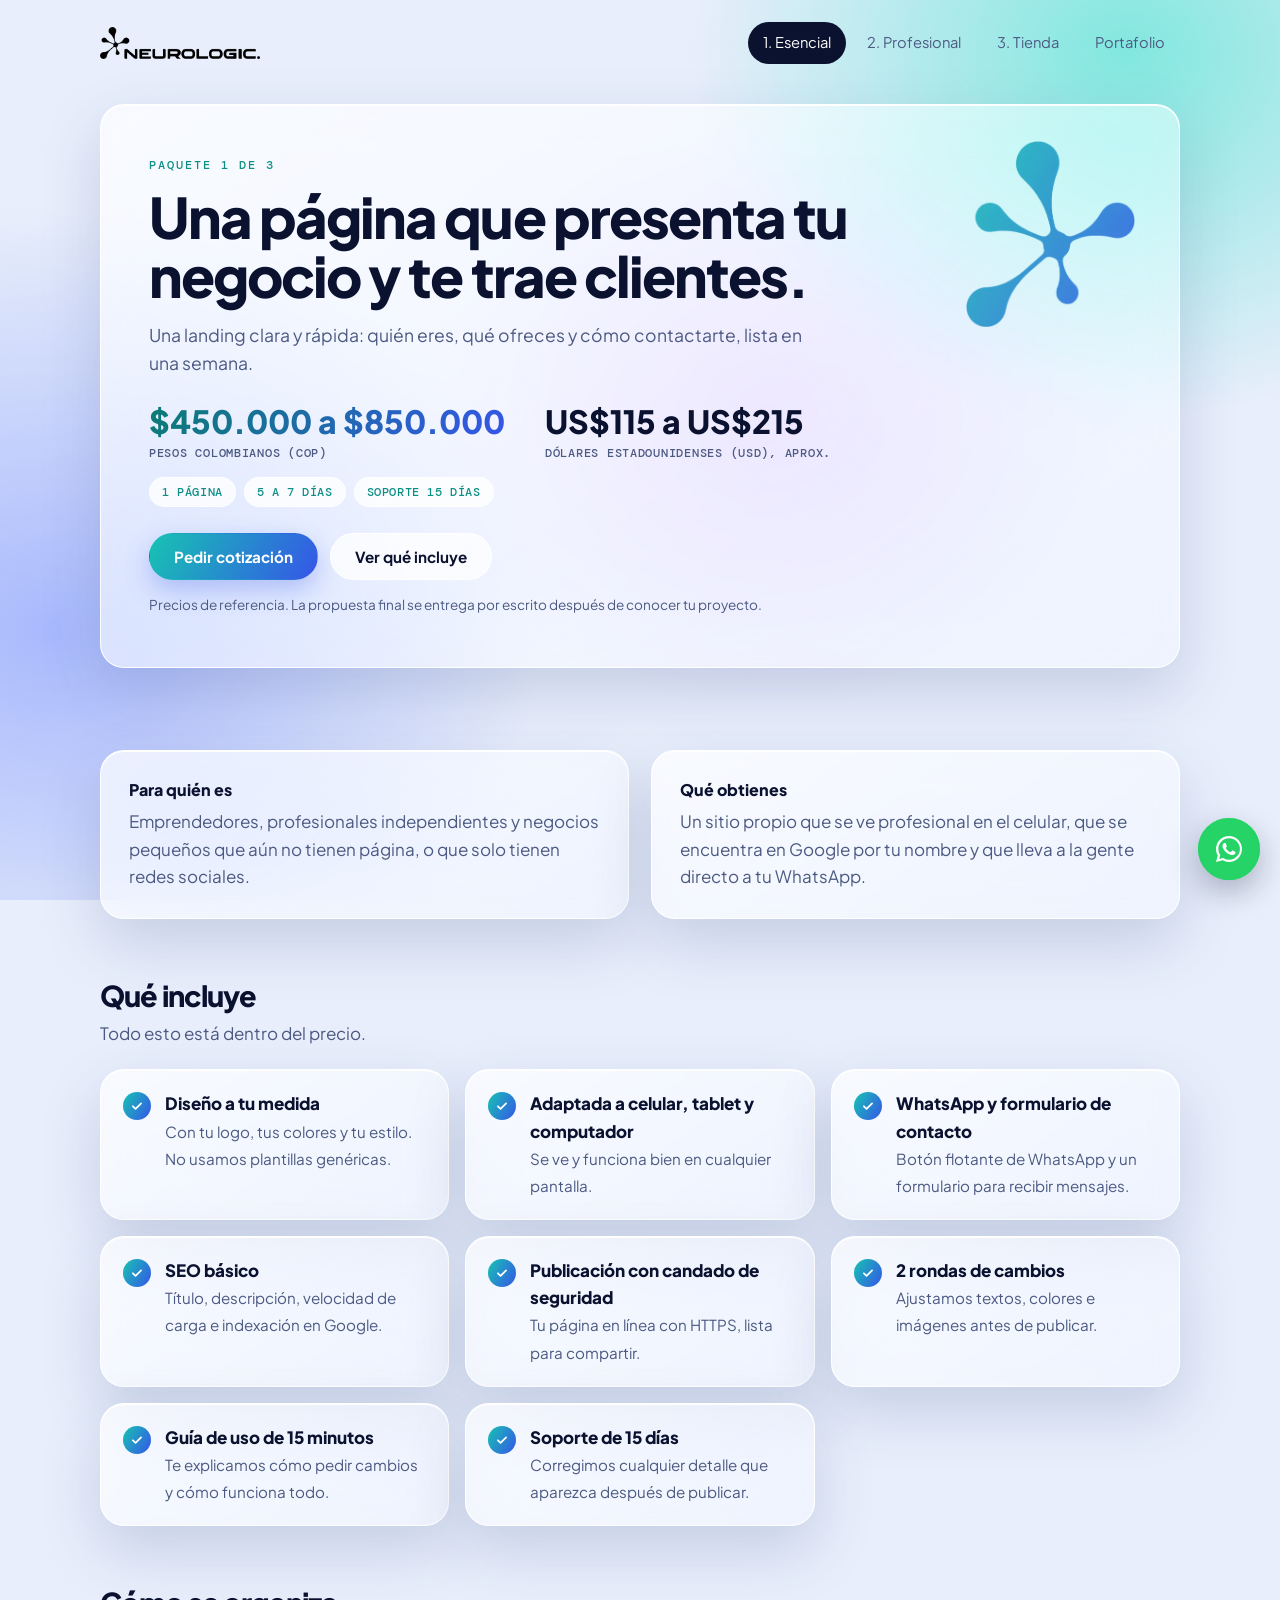
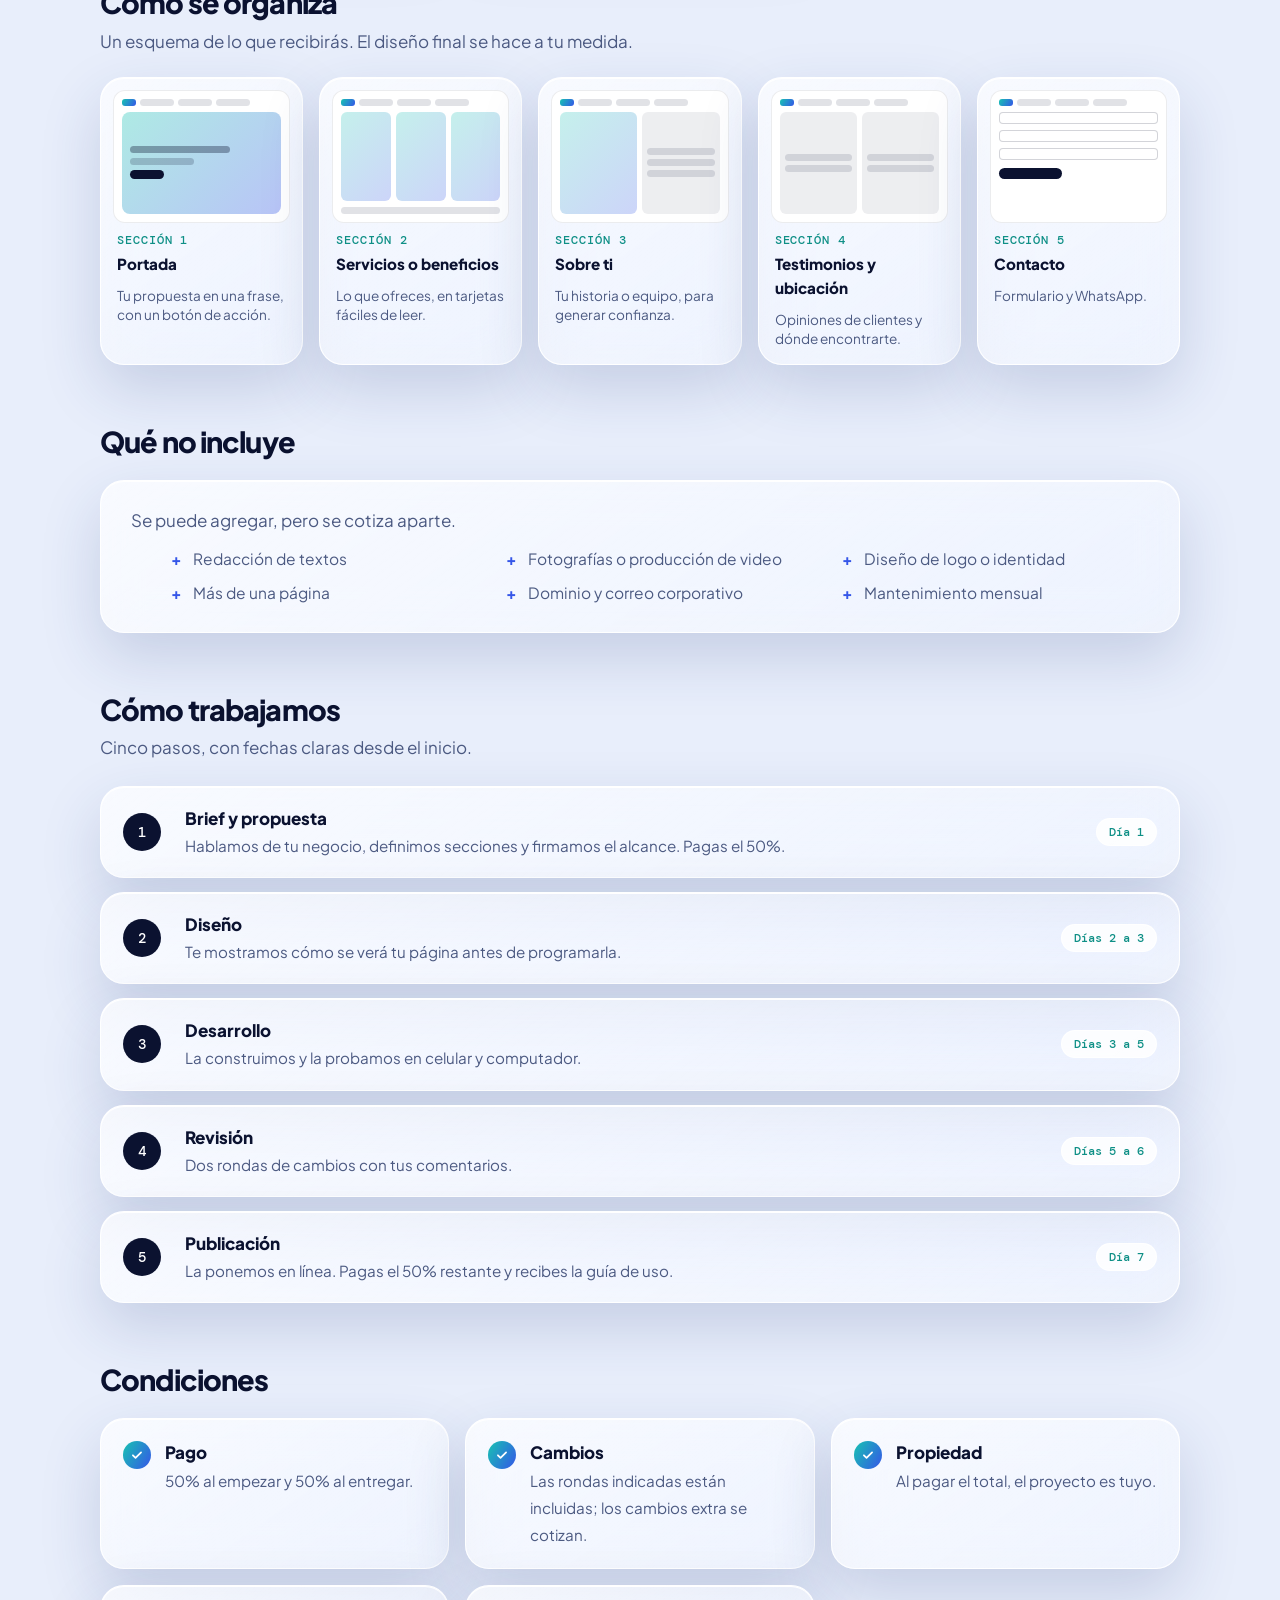
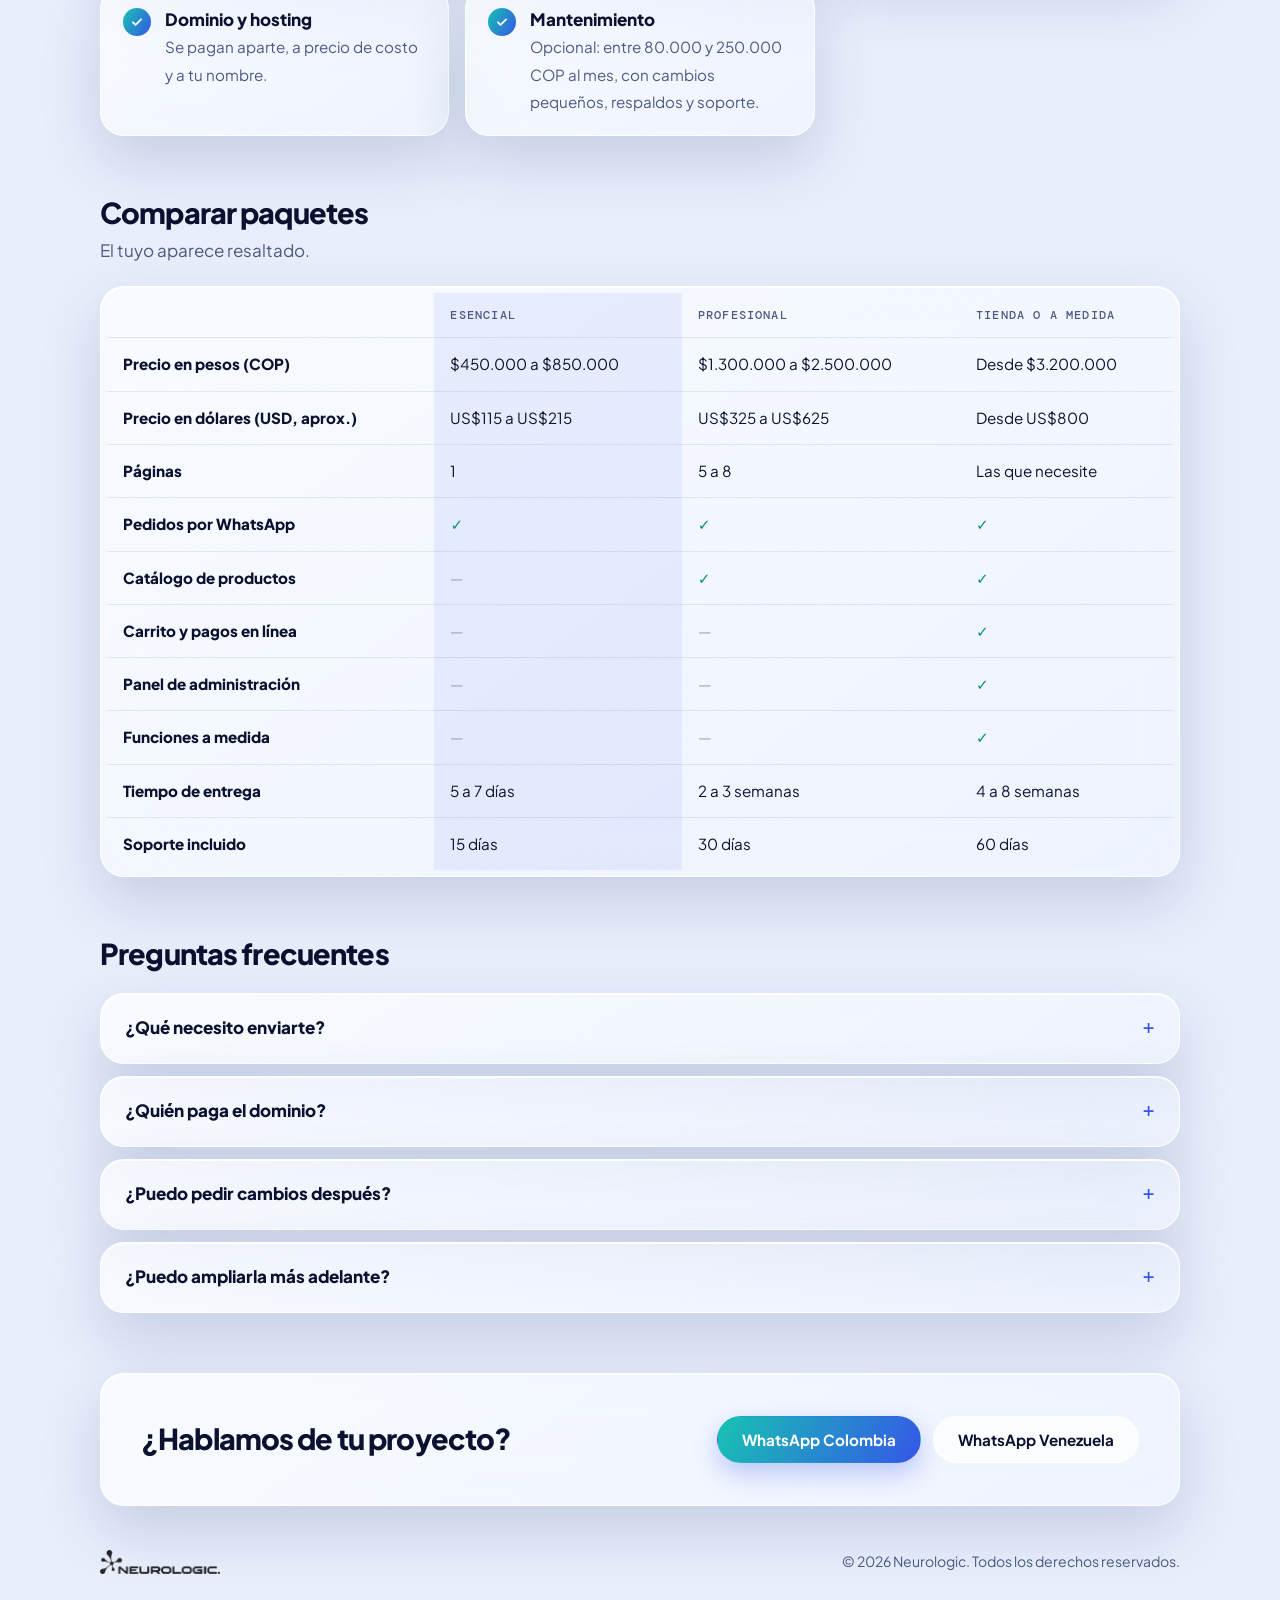
<file: paquetes/esencial.html>
﻿<!doctype html>
<html lang="es">
<head>
<meta charset="utf-8">
<meta name="viewport" content="width=device-width, initial-scale=1">
<title>Paquete · Neurologic</title>
<meta name="description" content="Qué incluye, cuánto cuesta y cómo trabajamos en el paquete de Neurologic.">
<meta name="theme-color" content="#E8EEFB">
<link rel="icon" type="image/png" href="../assets/favicon.png">
<link rel="preconnect" href="https://fonts.googleapis.com">
<link rel="preconnect" href="https://fonts.gstatic.com" crossorigin>
<link rel="stylesheet" href="https://fonts.googleapis.com/css2?family=Plus+Jakarta+Sans:wght@400;500;600;800&family=DM+Mono:wght@400;500&display=swap">
<link rel="stylesheet" href="pkg.css">
</head>
<body>
<div class="wrap" id="app"></div>
<script src="pkg.js"></script>
<script>render("esencial");window.WA_MSG="Hola Neurologic, me interesa el paquete "+PACKAGES["esencial"].name+".";</script>
<script src="../wa.js"></script>
</body>
</html>
</file>
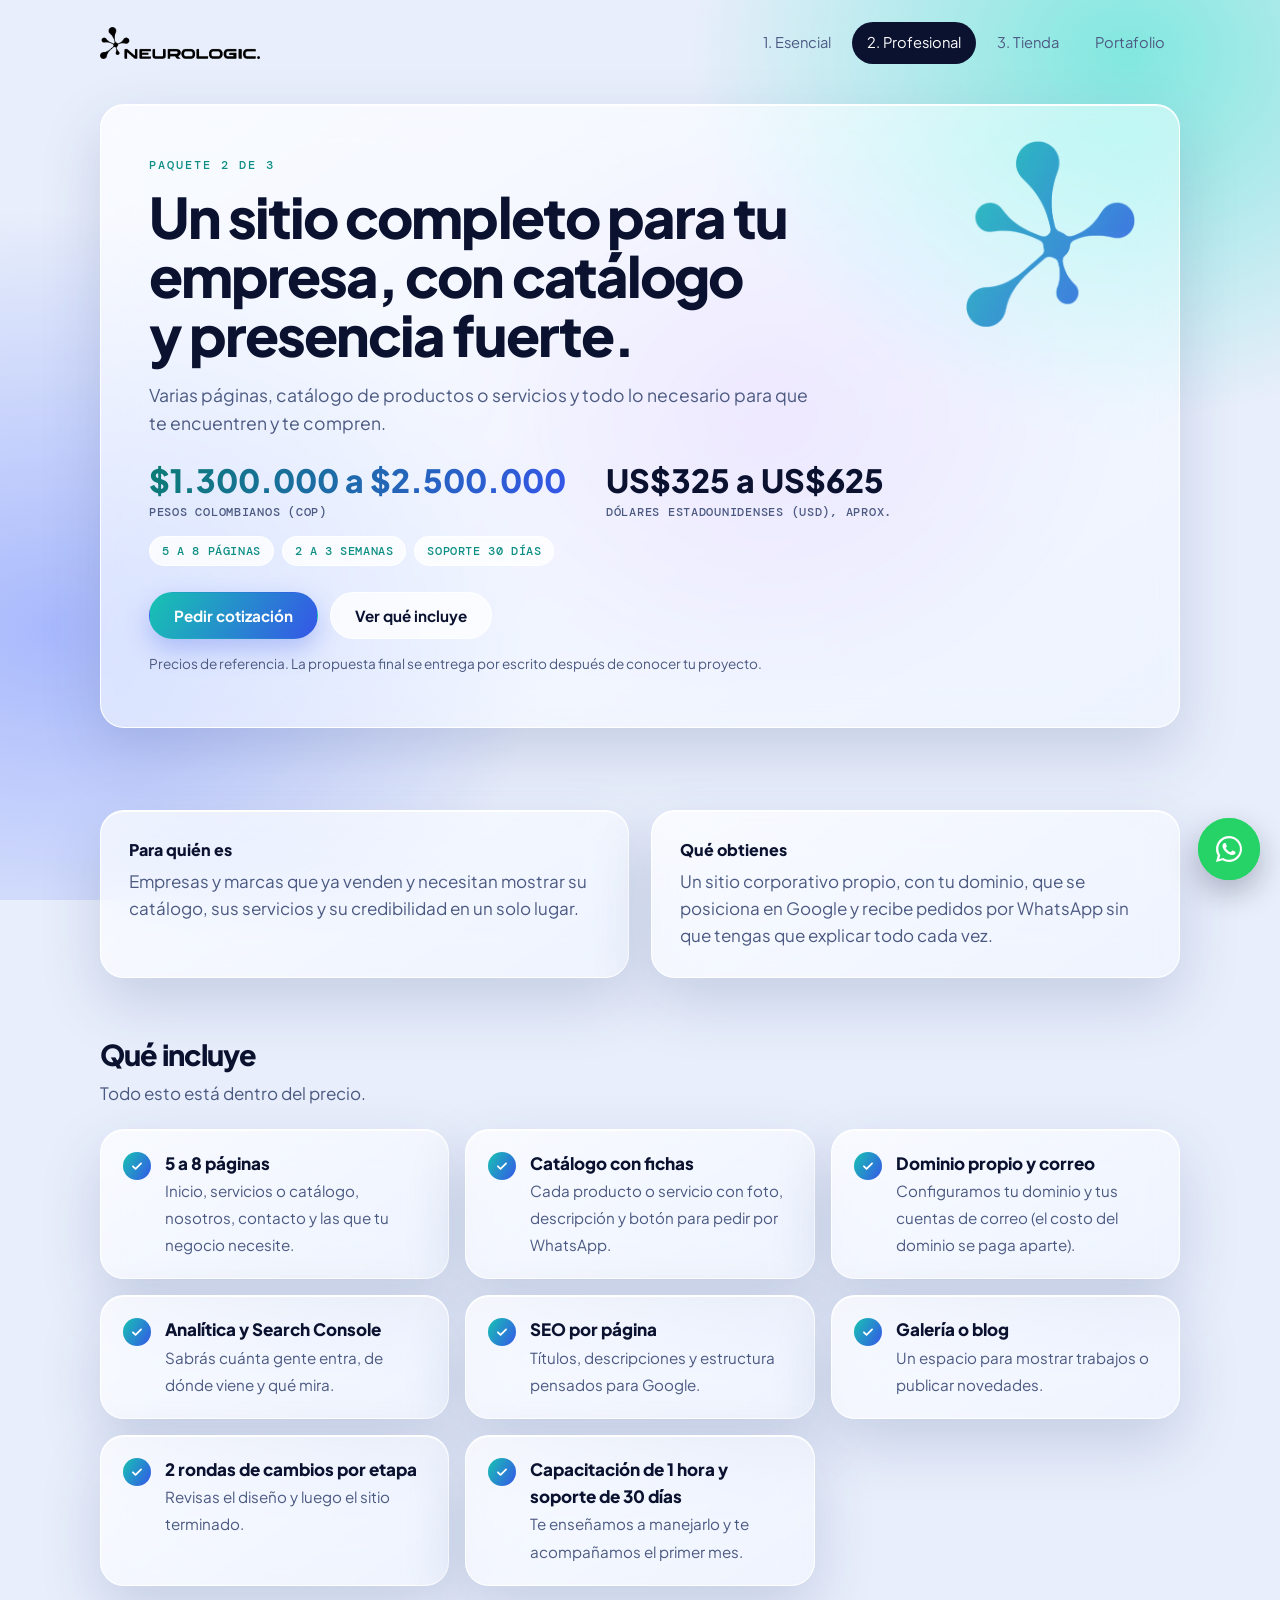
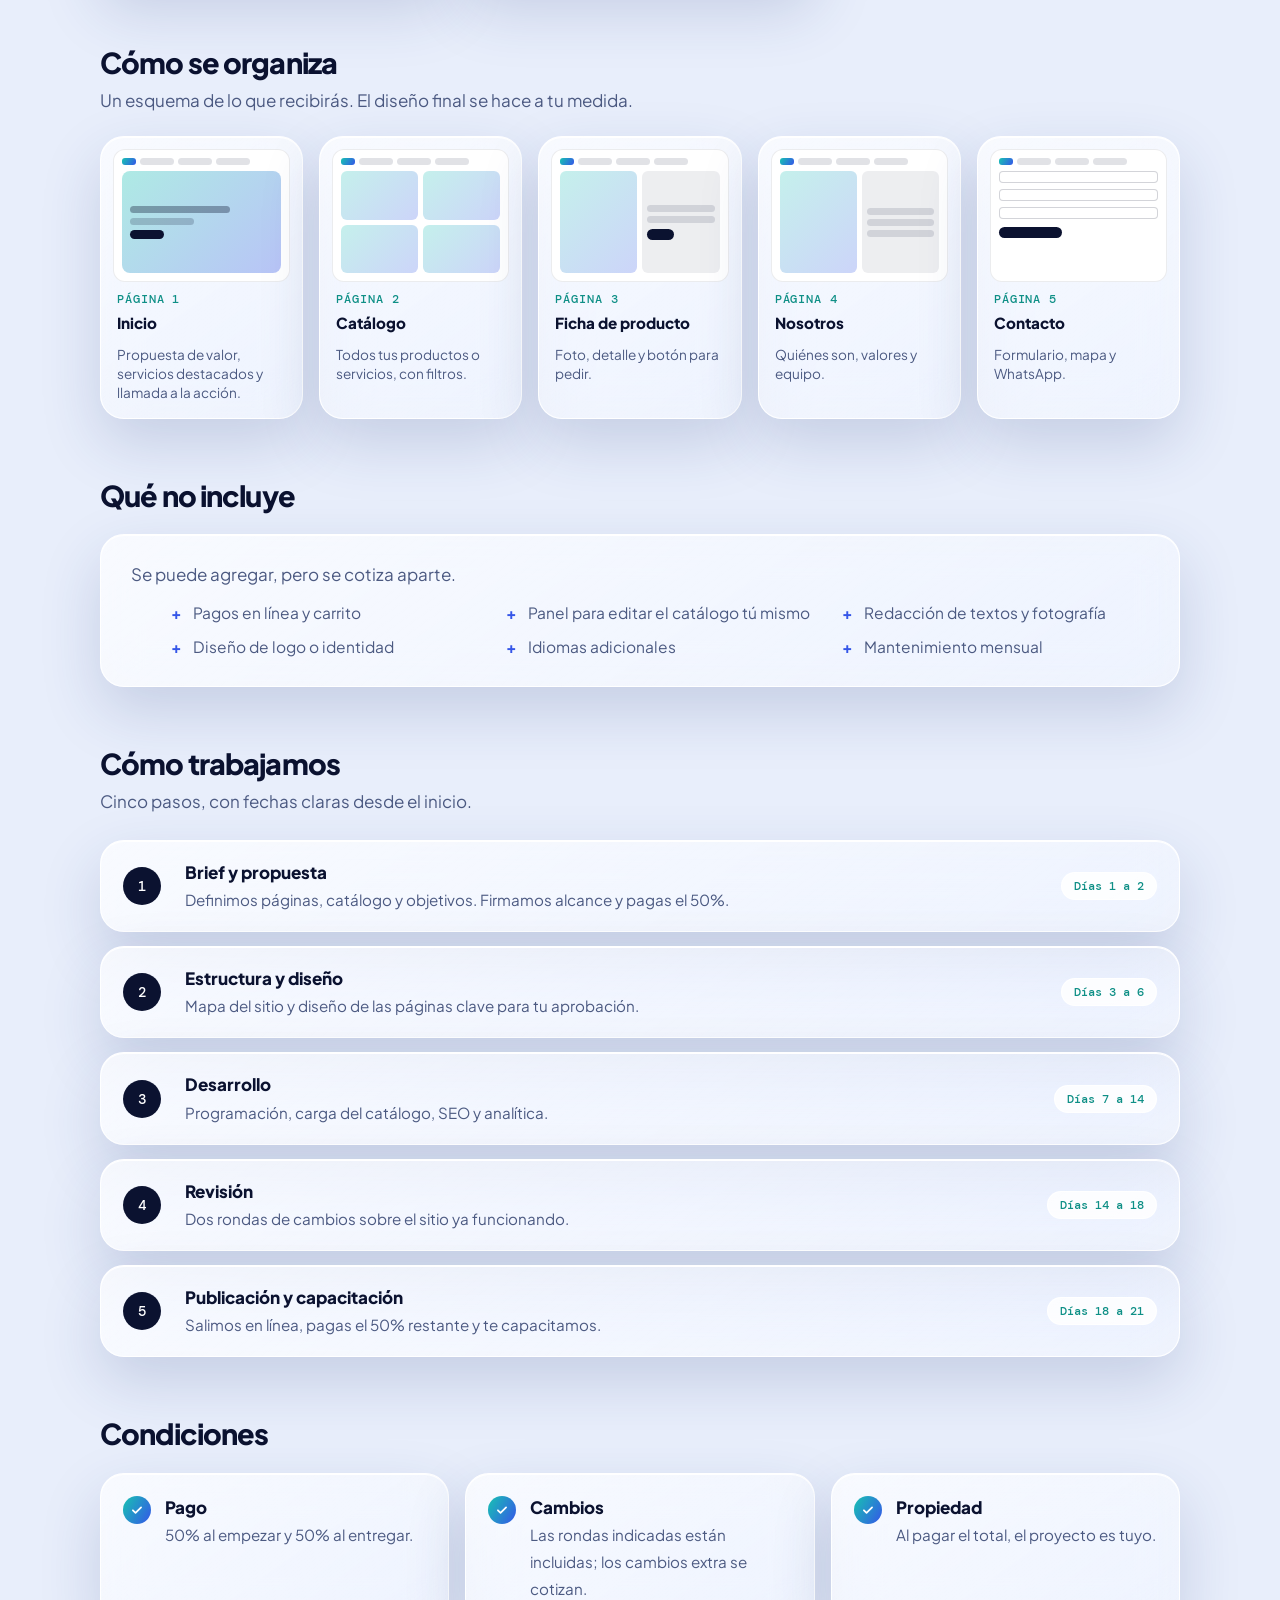
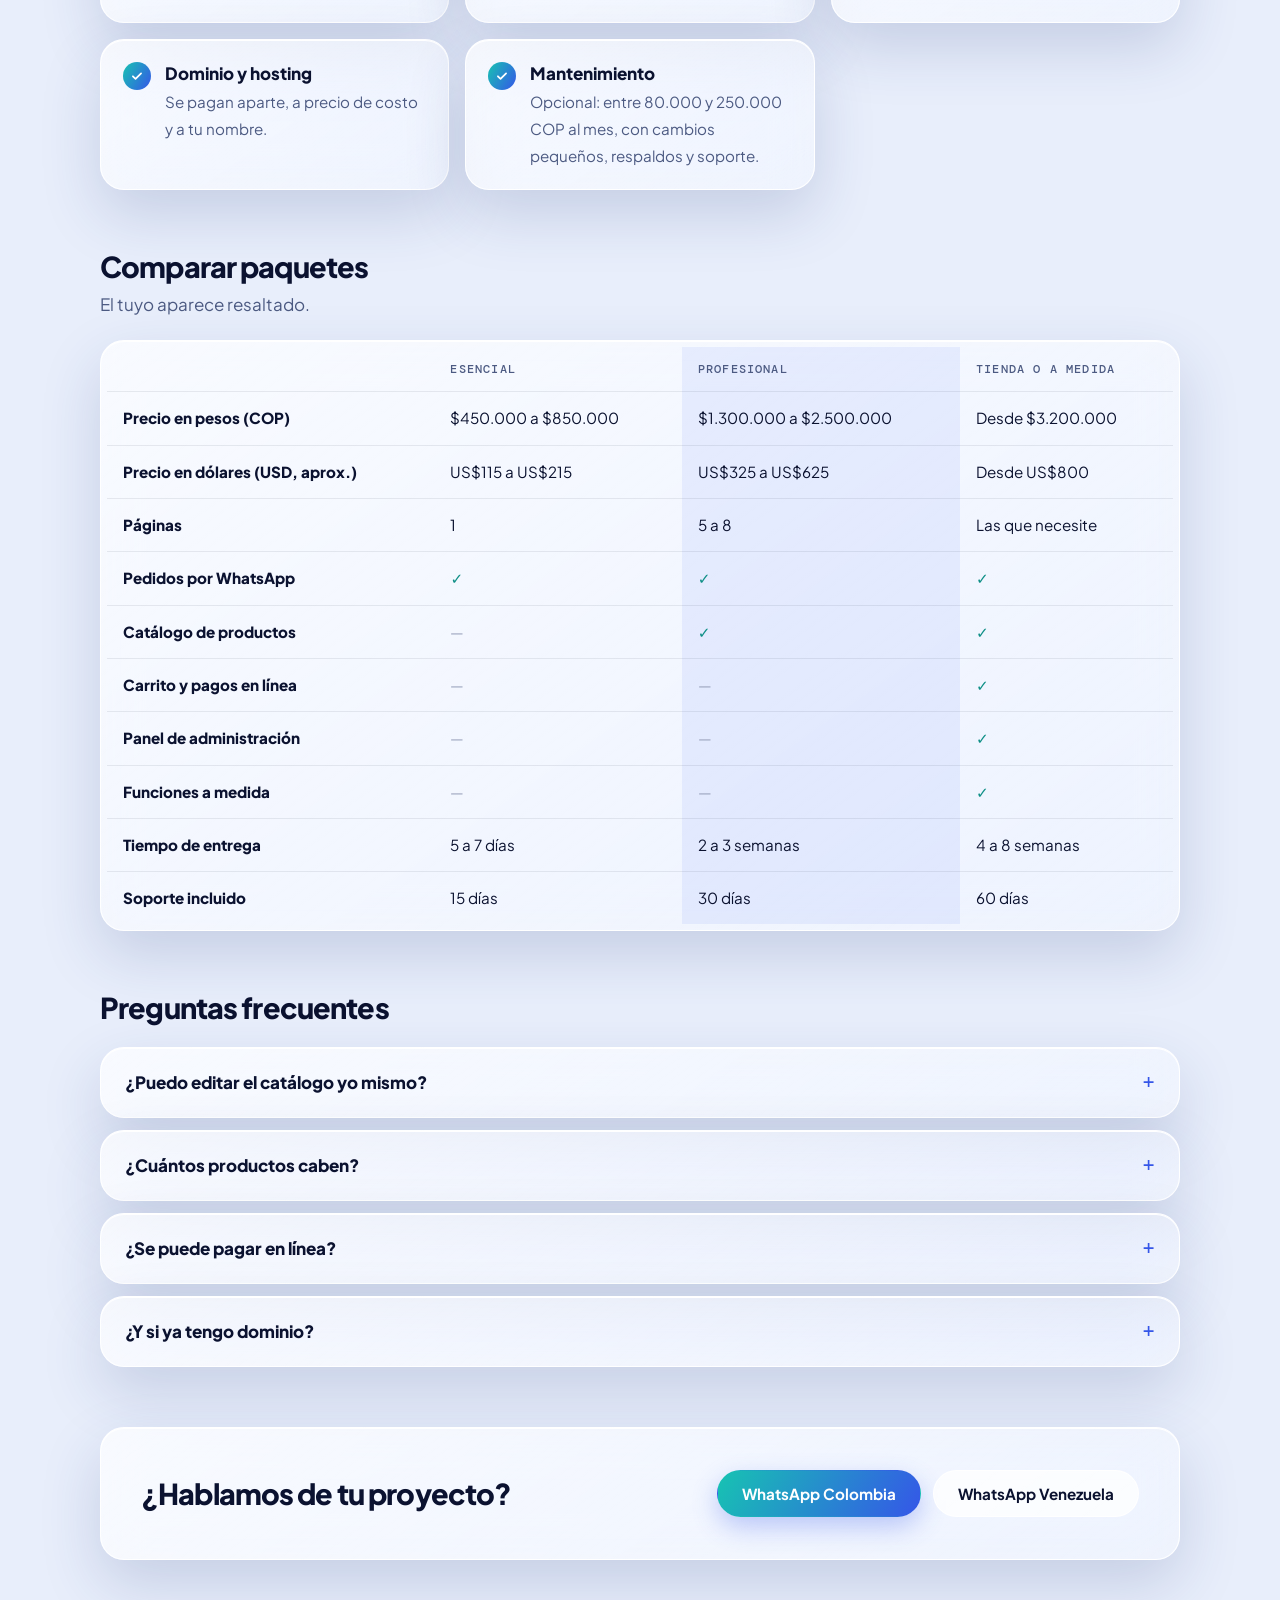
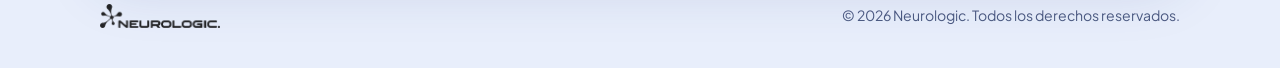
<file: paquetes/profesional.html>
﻿<!doctype html>
<html lang="es">
<head>
<meta charset="utf-8">
<meta name="viewport" content="width=device-width, initial-scale=1">
<title>Paquete · Neurologic</title>
<meta name="description" content="Qué incluye, cuánto cuesta y cómo trabajamos en el paquete de Neurologic.">
<meta name="theme-color" content="#E8EEFB">
<link rel="icon" type="image/png" href="../assets/favicon.png">
<link rel="preconnect" href="https://fonts.googleapis.com">
<link rel="preconnect" href="https://fonts.gstatic.com" crossorigin>
<link rel="stylesheet" href="https://fonts.googleapis.com/css2?family=Plus+Jakarta+Sans:wght@400;500;600;800&family=DM+Mono:wght@400;500&display=swap">
<link rel="stylesheet" href="pkg.css">
</head>
<body>
<div class="wrap" id="app"></div>
<script src="pkg.js"></script>
<script>render("profesional");window.WA_MSG="Hola Neurologic, me interesa el paquete "+PACKAGES["profesional"].name+".";</script>
<script src="../wa.js"></script>
</body>
</html>
</file>
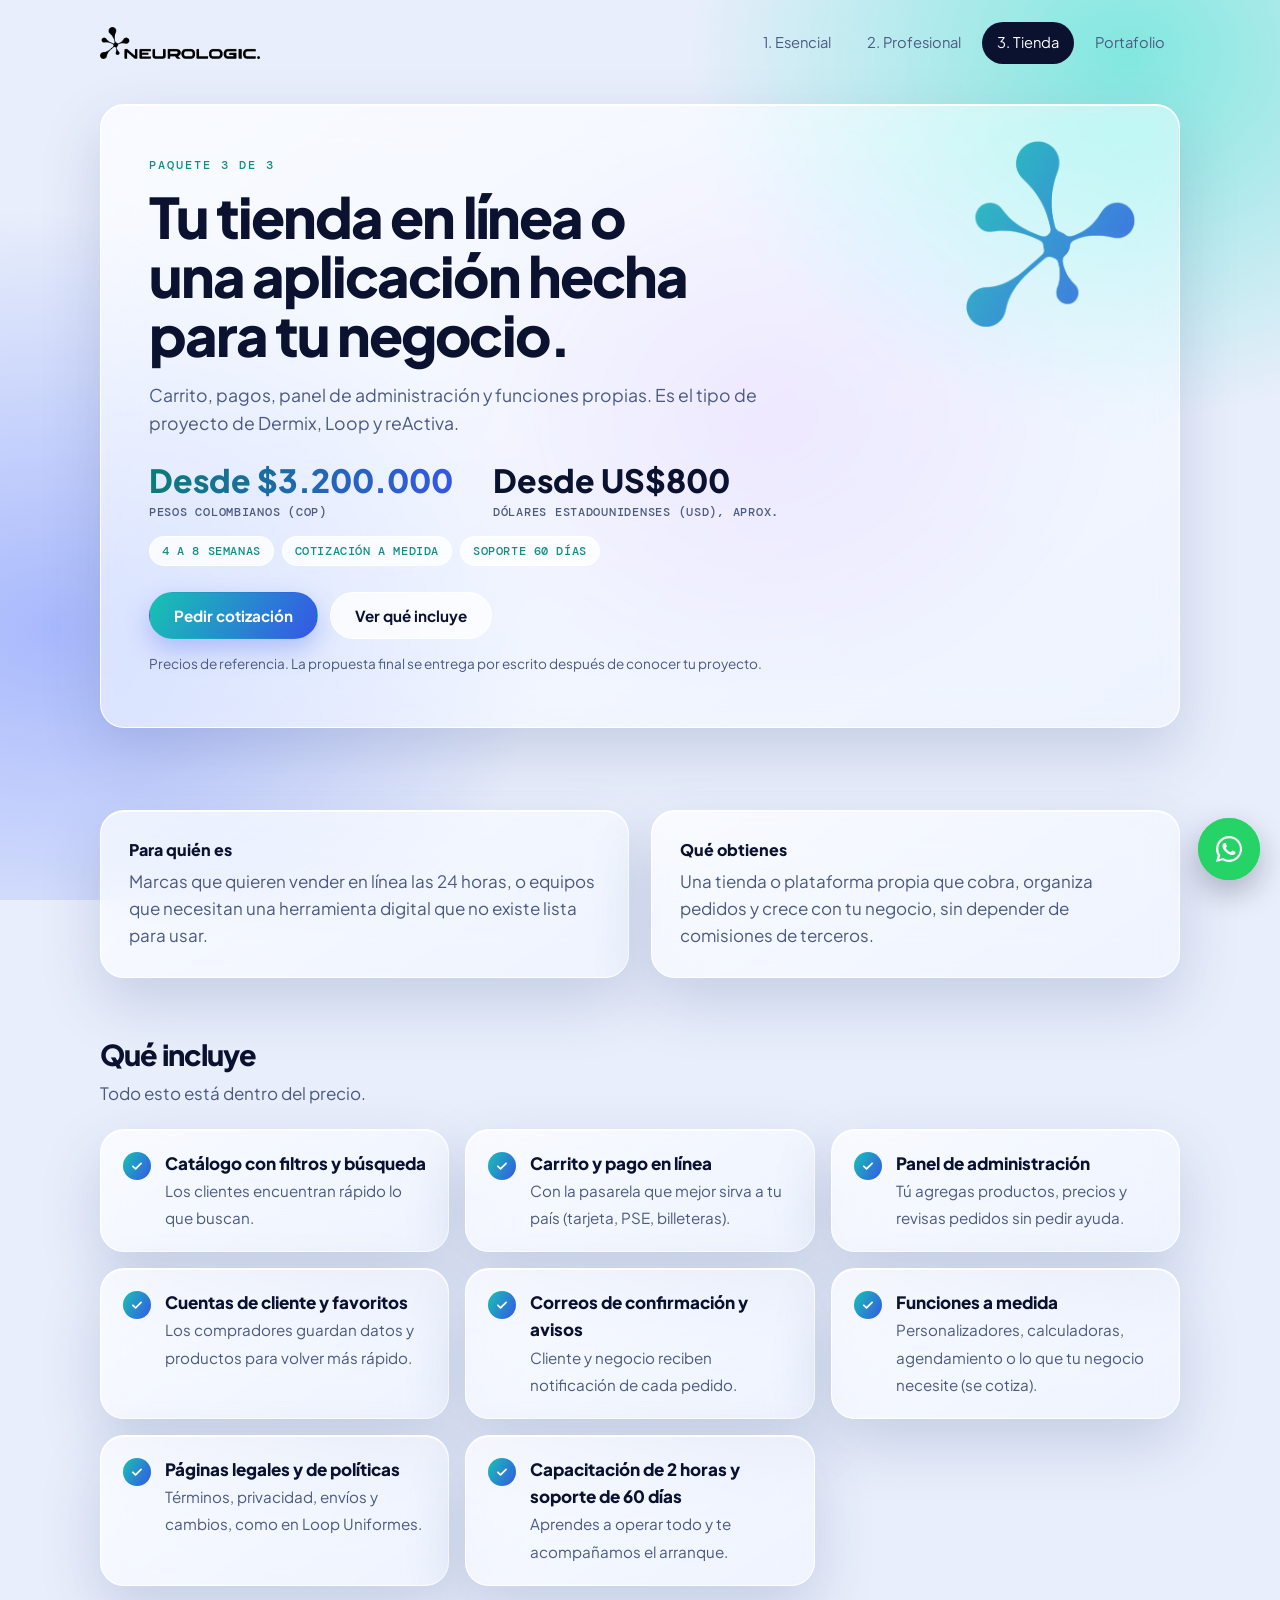
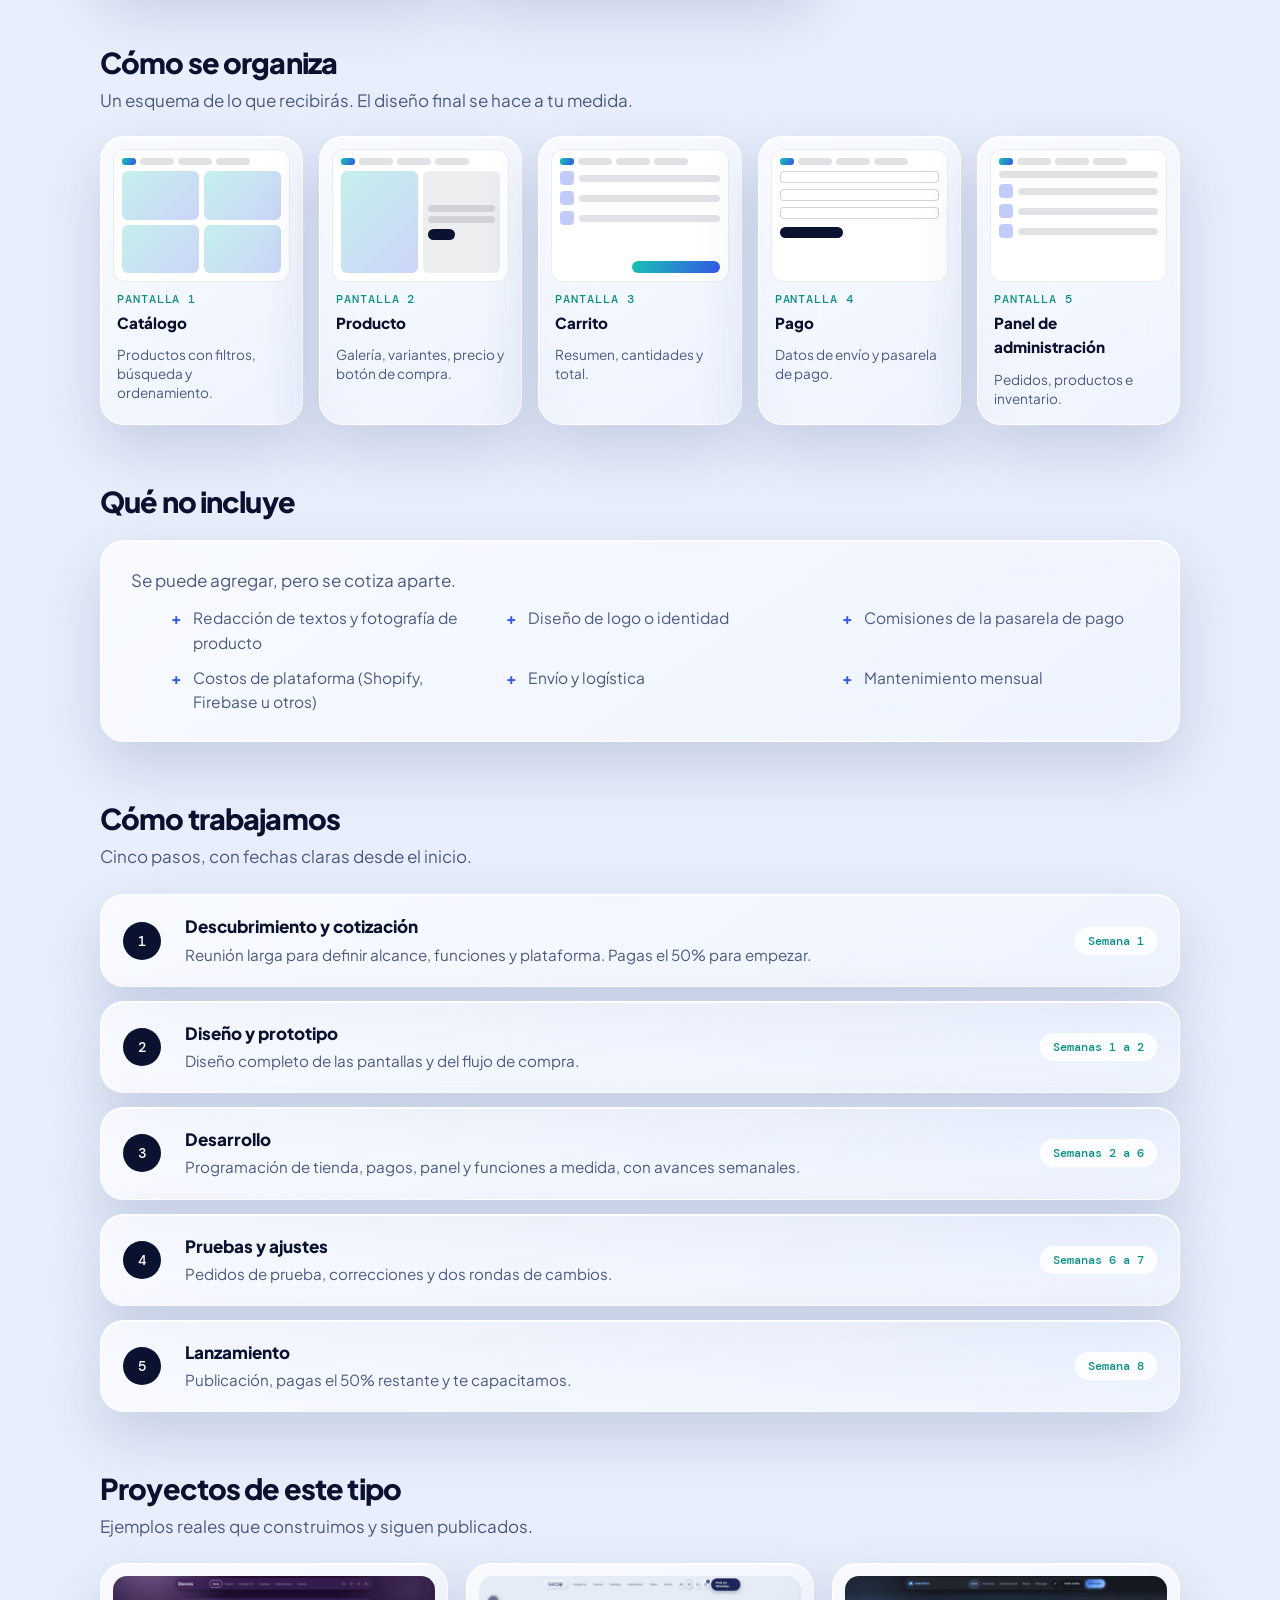
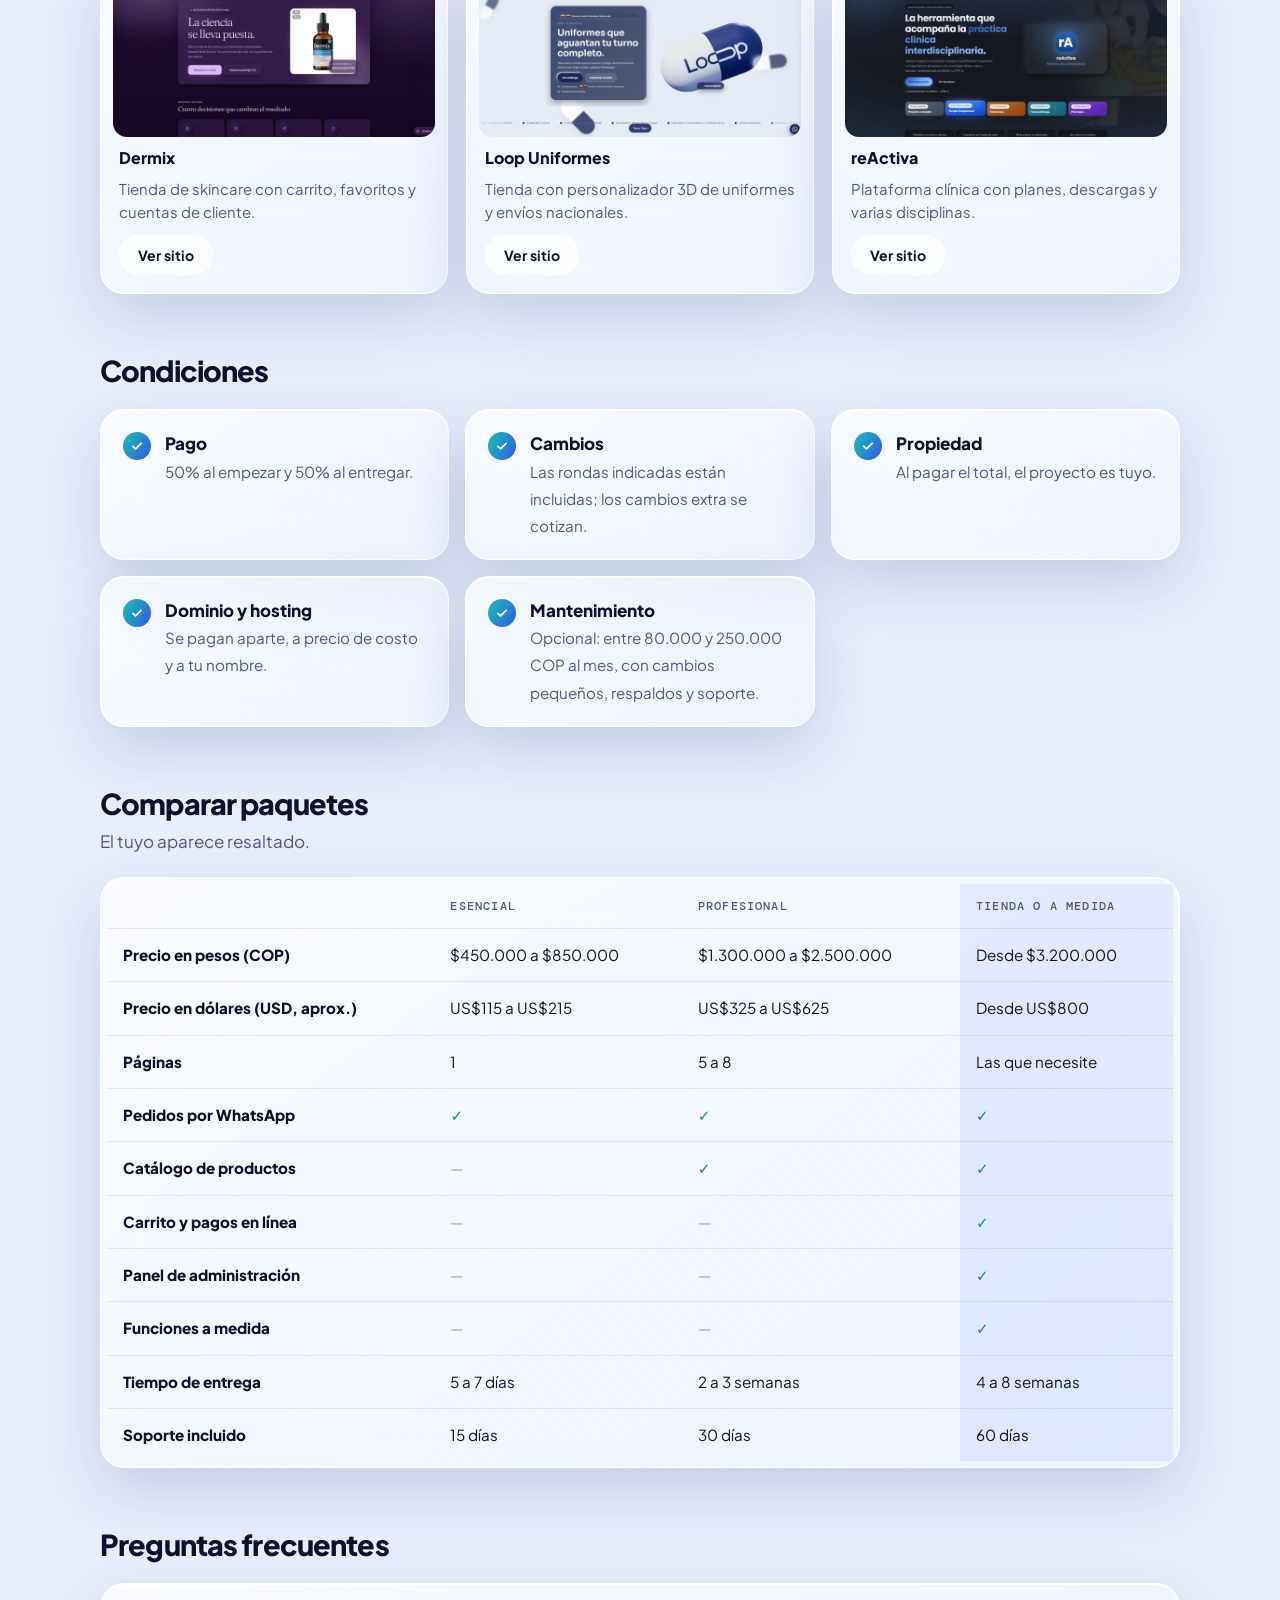
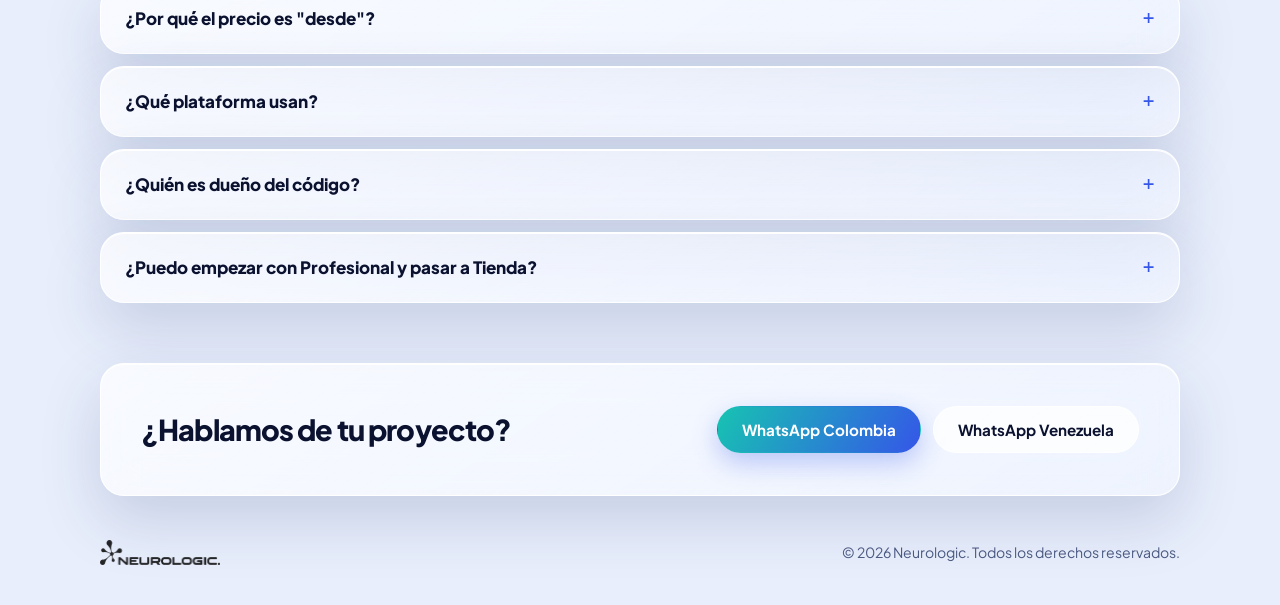
<file: paquetes/tienda.html>
﻿<!doctype html>
<html lang="es">
<head>
<meta charset="utf-8">
<meta name="viewport" content="width=device-width, initial-scale=1">
<title>Paquete · Neurologic</title>
<meta name="description" content="Qué incluye, cuánto cuesta y cómo trabajamos en el paquete de Neurologic.">
<meta name="theme-color" content="#E8EEFB">
<link rel="icon" type="image/png" href="../assets/favicon.png">
<link rel="preconnect" href="https://fonts.googleapis.com">
<link rel="preconnect" href="https://fonts.gstatic.com" crossorigin>
<link rel="stylesheet" href="https://fonts.googleapis.com/css2?family=Plus+Jakarta+Sans:wght@400;500;600;800&family=DM+Mono:wght@400;500&display=swap">
<link rel="stylesheet" href="pkg.css">
</head>
<body>
<div class="wrap" id="app"></div>
<script src="pkg.js"></script>
<script>render("tienda");window.WA_MSG="Hola Neurologic, me interesa el paquete "+PACKAGES["tienda"].name+".";</script>
<script src="../wa.js"></script>
</body>
</html>
</file>
<file: paquetes/pkg.css>
﻿:root {
  --bg: #E8EEFB; --ink: #0B1230; --mut: #4C5A82; --teal-ink: #0E8F86; --blue: #3556E8;
  --grad: linear-gradient(120deg, #17C3B2, #3556E8);
  --glass-a: rgba(255,255,255,.72); --glass-b: rgba(255,255,255,.32); --rim: rgba(255,255,255,.95);
  --shadow: 0 24px 60px rgba(40,60,130,.18);
  --display: 'Plus Jakarta Sans', system-ui, sans-serif; --body: 'Plus Jakarta Sans', system-ui, sans-serif; --mono: 'DM Mono', ui-monospace, monospace;
  color-scheme: light;
}
* { box-sizing: border-box; margin: 0; }
html { scroll-behavior: smooth; }
body { background: var(--bg); color: var(--ink); font: 17px/1.6 var(--body); -webkit-font-smoothing: antialiased; min-height: 100vh; position: relative; overflow-x: hidden; }
body::before { content: ""; position: fixed; inset: 0; z-index: -1; pointer-events: none;
  background: radial-gradient(620px 520px at 88% 6%, rgba(45,226,200,.55), transparent 70%), radial-gradient(700px 600px at 4% 70%, rgba(90,120,255,.45), transparent 70%), radial-gradient(480px 420px at 60% 46%, rgba(190,150,255,.30), transparent 70%); }
a { color: inherit; text-decoration: none; }
.wrap { max-width: 1120px; margin: 0 auto; padding: 0 20px; }
:focus-visible { outline: 3px solid var(--blue); outline-offset: 3px; border-radius: 8px; }
.glass { background: linear-gradient(145deg, var(--glass-a), var(--glass-b)); border: 1px solid var(--rim); box-shadow: inset 0 1px 0 #fff, var(--shadow); backdrop-filter: blur(22px) saturate(140%); -webkit-backdrop-filter: blur(22px) saturate(140%); border-radius: 24px; }

.top { display: flex; align-items: center; justify-content: space-between; gap: 16px; padding: 22px 0; flex-wrap: wrap; }
.top .logo { display: block; width: 160px; height: auto; }
.tabs { display: flex; gap: 6px; flex-wrap: wrap; }
.tabs a { font-size: .92rem; color: var(--mut); padding: 8px 14px; border-radius: 999px; border: 1px solid transparent; transition: background .2s, color .2s; }
.tabs a:hover { background: rgba(255,255,255,.7); color: var(--ink); }
.tabs a.on { background: var(--ink); color: #fff; }

.hero { margin-top: 18px; padding: 52px 48px; position: relative; overflow: hidden; }
.eb { font: 500 .78rem var(--mono); letter-spacing: .16em; text-transform: uppercase; color: var(--teal-ink); margin-bottom: 14px; }
.hero h1 { font: 800 clamp(2rem, 5vw, 3.5rem)/1.06 var(--display); letter-spacing: -.035em; max-width: 13em; text-wrap: balance; }
.hero .lead { margin-top: 16px; max-width: 52ch; color: var(--mut); font-size: 1.1rem; }
.price { margin-top: 26px; display: flex; flex-wrap: wrap; gap: 18px 40px; }
.pbox { display: flex; flex-direction: column; gap: 6px; }
.price .big { font: 800 clamp(1.3rem, 3.2vw, 2rem)/1.1 var(--display); background: linear-gradient(120deg, #0B7C74, #3556E8); -webkit-background-clip: text; background-clip: text; color: transparent; }
.price .big.usd { background: none; color: var(--ink); -webkit-text-fill-color: var(--ink); }
.price .lab { font: 500 .76rem var(--mono); letter-spacing: .06em; color: var(--mut); text-transform: uppercase; }
.chips { display: flex; flex-wrap: wrap; gap: 8px; margin-top: 16px; }
.chip { font: 500 .74rem var(--mono); letter-spacing: .05em; text-transform: uppercase; padding: 6px 12px; border-radius: 999px; background: rgba(255,255,255,.8); border: 1px solid var(--rim); color: var(--teal-ink); }
.cta { display: flex; flex-wrap: wrap; gap: 12px; margin-top: 26px; }
.btn { font: 700 .95rem var(--body); padding: 13px 24px; border-radius: 999px; border: 1px solid var(--rim); display: inline-block; transition: transform .2s; cursor: pointer; }
.btn:hover { transform: translateY(-2px); }
.btn.p { background: var(--grad); color: #fff; border-color: transparent; box-shadow: 0 10px 26px rgba(53,86,232,.3); }
.btn.s { background: rgba(255,255,255,.75); color: var(--ink); }
.hero .mark { position: absolute; right: 44px; top: 36px; width: clamp(90px, 15vw, 170px); aspect-ratio: 357/392; background: var(--grad); -webkit-mask: url(../assets/icon-black.png) center/contain no-repeat; mask: url(../assets/icon-black.png) center/contain no-repeat; opacity: .9; }

section.block { padding-top: 60px; }
h2 { font: 800 1.8rem/1.15 var(--display); letter-spacing: -.03em; }
.sub { color: var(--mut); margin-top: 8px; max-width: 58ch; }
.two { display: grid; grid-template-columns: 1fr 1fr; gap: 22px; margin-top: 22px; }
.panel { padding: 28px; }
.panel h3 { font: 800 1rem var(--display); margin-bottom: 8px; }
.panel p { color: var(--mut); }

.checks { display: grid; grid-template-columns: repeat(auto-fill, minmax(300px, 1fr)); gap: 16px; margin-top: 22px; }
.check { padding: 20px 22px; display: flex; gap: 14px; }
.check i { flex: none; width: 28px; height: 28px; border-radius: 50%; background: var(--grad); display: grid; place-items: center; margin-top: 2px; }
.check i svg { width: 14px; height: 14px; stroke: #fff; fill: none; stroke-width: 3; stroke-linecap: round; stroke-linejoin: round; }
.check b { display: block; font-weight: 800; }
.check span { color: var(--mut); font-size: .95rem; }

.screens { display: grid; grid-template-columns: repeat(auto-fill, minmax(200px, 1fr)); gap: 16px; margin-top: 22px; }
.screen { padding: 12px; display: flex; flex-direction: column; gap: 10px; }
.screen small { font: 500 .72rem var(--mono); letter-spacing: .08em; text-transform: uppercase; color: var(--teal-ink); padding: 0 4px; }
.screen b { font-weight: 800; font-size: .95rem; padding: 0 4px; margin-top: -6px; }
.screen p { color: var(--mut); font-size: .85rem; padding: 0 4px 4px; line-height: 1.4; }
.wf { background: #fff; border-radius: 12px; border: 1px solid rgba(11,18,48,.08); padding: 8px; aspect-ratio: 4/3; display: flex; flex-direction: column; gap: 6px; overflow: hidden; }
.wf .bar { height: 7px; border-radius: 4px; background: rgba(11,18,48,.12); }
.wf .nav { display: flex; gap: 4px; align-items: center; }
.wf .nav i { width: 14px; height: 7px; border-radius: 3px; background: var(--grad); }
.wf .nav .bar { flex: 1; max-width: 34px; }
.wf .hero-b { flex: 1; border-radius: 8px; background: linear-gradient(135deg, rgba(23,195,178,.35), rgba(53,86,232,.35)); display: flex; flex-direction: column; justify-content: center; gap: 5px; padding: 8px; }
.wf .hero-b .bar { background: rgba(11,18,48,.35); width: 70%; }
.wf .hero-b .bar.s { width: 45%; background: rgba(11,18,48,.2); }
.wf .hero-b .pill { width: 34px; height: 9px; border-radius: 6px; background: var(--ink); }
.wf .row { display: grid; gap: 5px; flex: 1; }
.wf .row.c3 { grid-template-columns: repeat(3, 1fr); }
.wf .row.c2 { grid-template-columns: repeat(2, 1fr); }
.wf .tile { border-radius: 6px; background: linear-gradient(135deg, rgba(23,195,178,.25), rgba(53,86,232,.25)); }
.wf .tile.l { background: rgba(11,18,48,.07); display: flex; flex-direction: column; gap: 4px; padding: 5px; justify-content: center; }
.wf .field { height: 12px; border-radius: 4px; border: 1px solid rgba(11,18,48,.18); background: #fff; }
.wf .btnb { height: 11px; width: 40%; border-radius: 6px; background: var(--ink); margin-top: 2px; }
.wf .line { display: flex; gap: 5px; align-items: center; }
.wf .line .sq { width: 14px; height: 14px; border-radius: 4px; background: rgba(53,86,232,.3); flex: none; }
.wf .line .bar { flex: 1; }
.wf .total { margin-top: auto; height: 12px; border-radius: 6px; background: var(--grad); width: 55%; align-self: flex-end; }

.notin { margin-top: 22px; padding: 26px 30px; }
.notin ul { list-style: none; display: grid; grid-template-columns: repeat(auto-fill, minmax(260px, 1fr)); gap: 10px 28px; margin-top: 12px; }
.notin li { color: var(--mut); padding-left: 22px; position: relative; font-size: .97rem; }
.notin li::before { content: "+"; position: absolute; left: 0; color: var(--blue); font-weight: 800; }

.steps { margin-top: 24px; display: grid; gap: 14px; counter-reset: s; }
.step { display: grid; grid-template-columns: 46px 1fr auto; gap: 16px; padding: 18px 22px; align-items: center; }
.step::before { counter-increment: s; content: counter(s); width: 38px; height: 38px; border-radius: 50%; background: var(--ink); color: #fff; display: grid; place-items: center; font: 500 .9rem var(--mono); }
.step b { display: block; font-weight: 800; }
.step span { color: var(--mut); font-size: .95rem; }
.step em { font: 500 .78rem var(--mono); font-style: normal; color: var(--teal-ink); background: rgba(255,255,255,.85); border: 1px solid var(--rim); padding: 5px 12px; border-radius: 999px; white-space: nowrap; }

.examples { display: grid; grid-template-columns: repeat(auto-fill, minmax(280px, 1fr)); gap: 18px; margin-top: 22px; }
.ex { padding: 12px; display: flex; flex-direction: column; gap: 10px; }
.ex img { width: 100%; aspect-ratio: 2/1; object-fit: cover; border-radius: 14px; display: block; }
.ex b { font: 800 1rem var(--display); padding: 0 6px; }
.ex p { color: var(--mut); font-size: .93rem; padding: 0 6px; }
.ex .btn { align-self: flex-start; margin: 0 6px 6px; padding: 10px 18px; font-size: .88rem; }

.tablewrap { overflow-x: auto; margin-top: 22px; padding: 6px; }
table { width: 100%; border-collapse: collapse; min-width: 640px; }
th, td { padding: 14px 16px; text-align: left; font-size: .95rem; border-bottom: 1px solid rgba(11,18,48,.08); }
th { font: 500 .74rem var(--mono); letter-spacing: .1em; text-transform: uppercase; color: var(--mut); }
td:first-child { font-weight: 800; }
tr:last-child td { border-bottom: 0; }
td.me, th.me { background: rgba(53,86,232,.08); }
.yes { color: var(--teal-ink); font-weight: 800; } .no { color: #9aa3bd; }

.faq { margin-top: 22px; display: grid; gap: 12px; }
.faq details { padding: 4px 24px; }
.faq summary { cursor: pointer; font-weight: 800; padding: 16px 0; list-style: none; display: flex; justify-content: space-between; gap: 16px; align-items: center; }
.faq summary::-webkit-details-marker { display: none; }
.faq summary::after { content: "+"; font: 400 1.4rem var(--mono); color: var(--blue); flex: none; }
.faq details[open] summary::after { content: "−"; }
.faq details p { color: var(--mut); padding-bottom: 18px; max-width: 70ch; }

.cta-band { margin-top: 60px; padding: 42px 40px; display: flex; flex-wrap: wrap; gap: 20px; justify-content: space-between; align-items: center; }
.cta-band h2 { max-width: 20em; }
footer { padding: 44px 0 40px; color: var(--mut); font-size: .88rem; display: flex; justify-content: space-between; gap: 12px; flex-wrap: wrap; align-items: center; }
footer img { width: 120px; height: auto; opacity: .85; }
.note { margin-top: 14px; font-size: .85rem; color: var(--mut); }

@media (max-width: 720px) {
  .hero { padding: 34px 24px; } .hero .mark { display: none; }
  .two { grid-template-columns: 1fr; }
  .step { grid-template-columns: 38px 1fr; } .step em { grid-column: 2; justify-self: start; }
  .cta-band { padding: 30px 24px; } .top .logo { width: 130px; }
}
@media (prefers-reduced-motion: reduce) { * { transition: none !important; scroll-behavior: auto !important; } }
</file>
